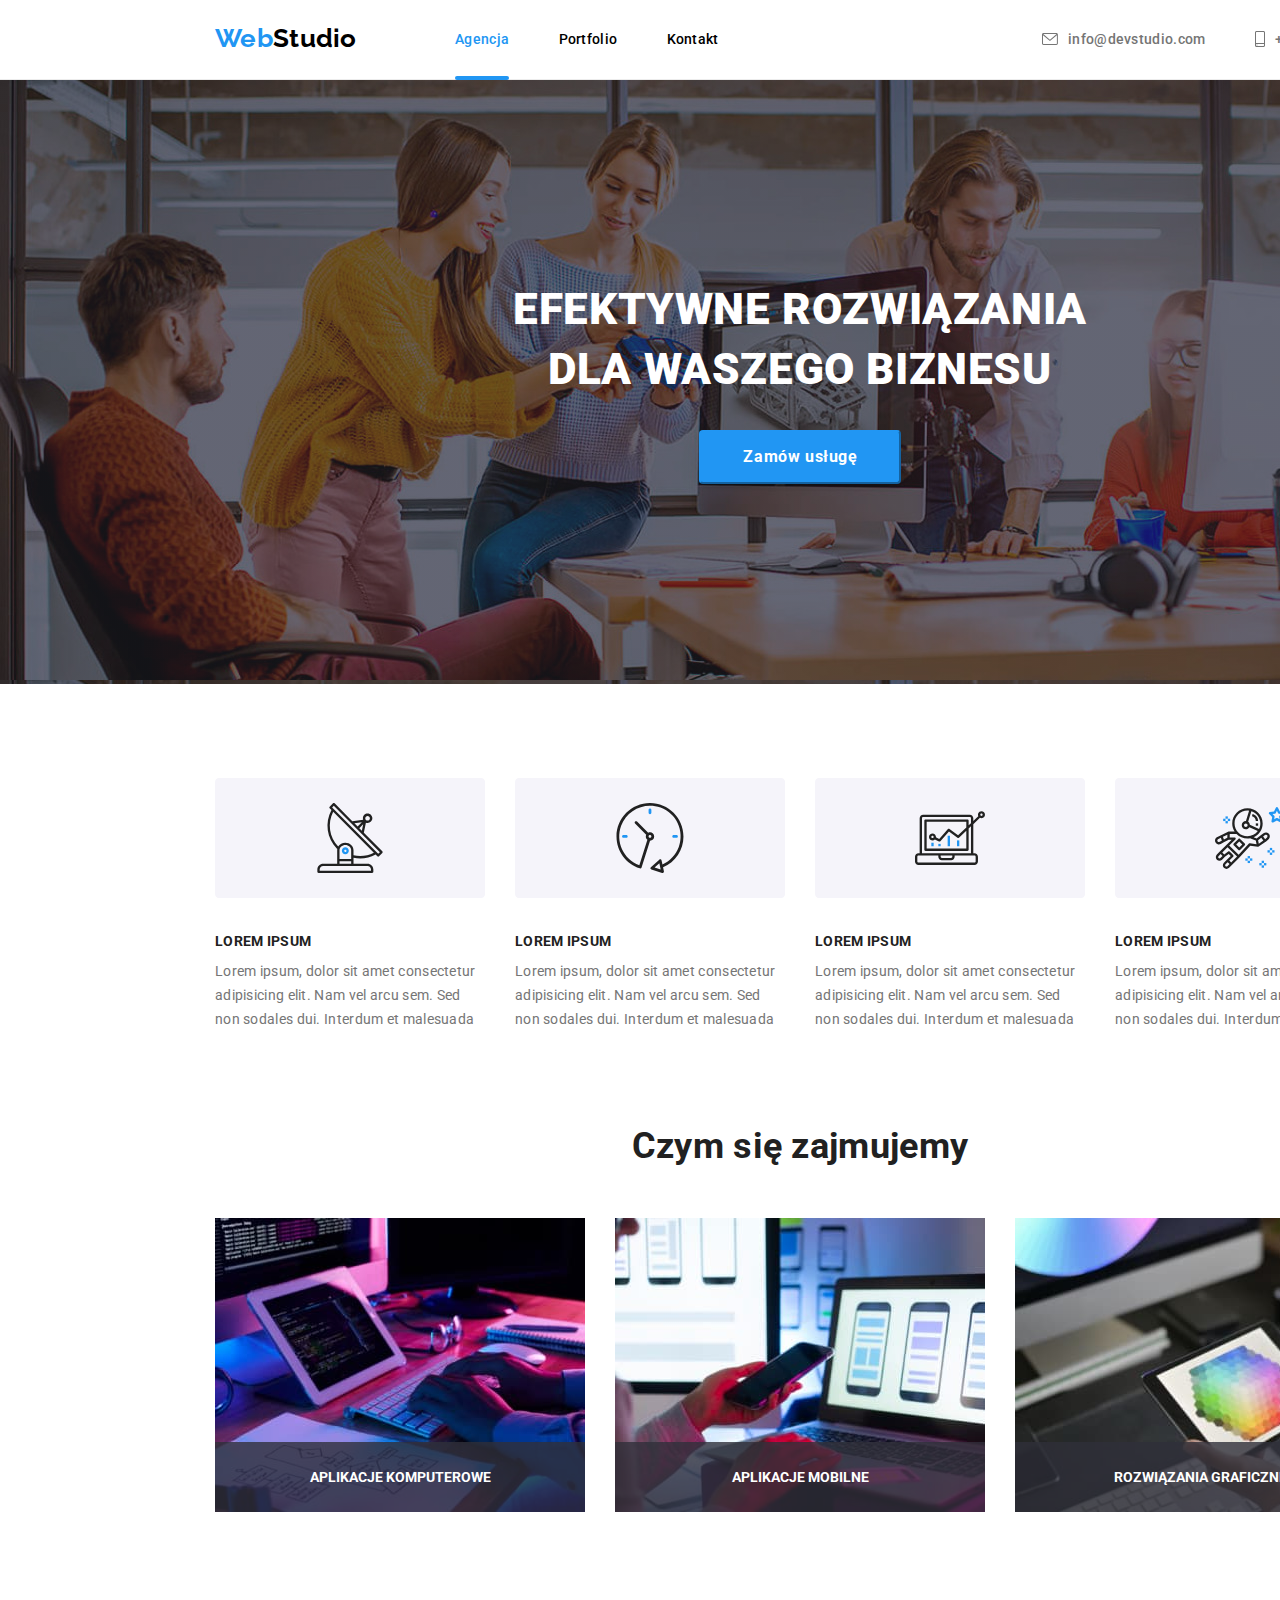
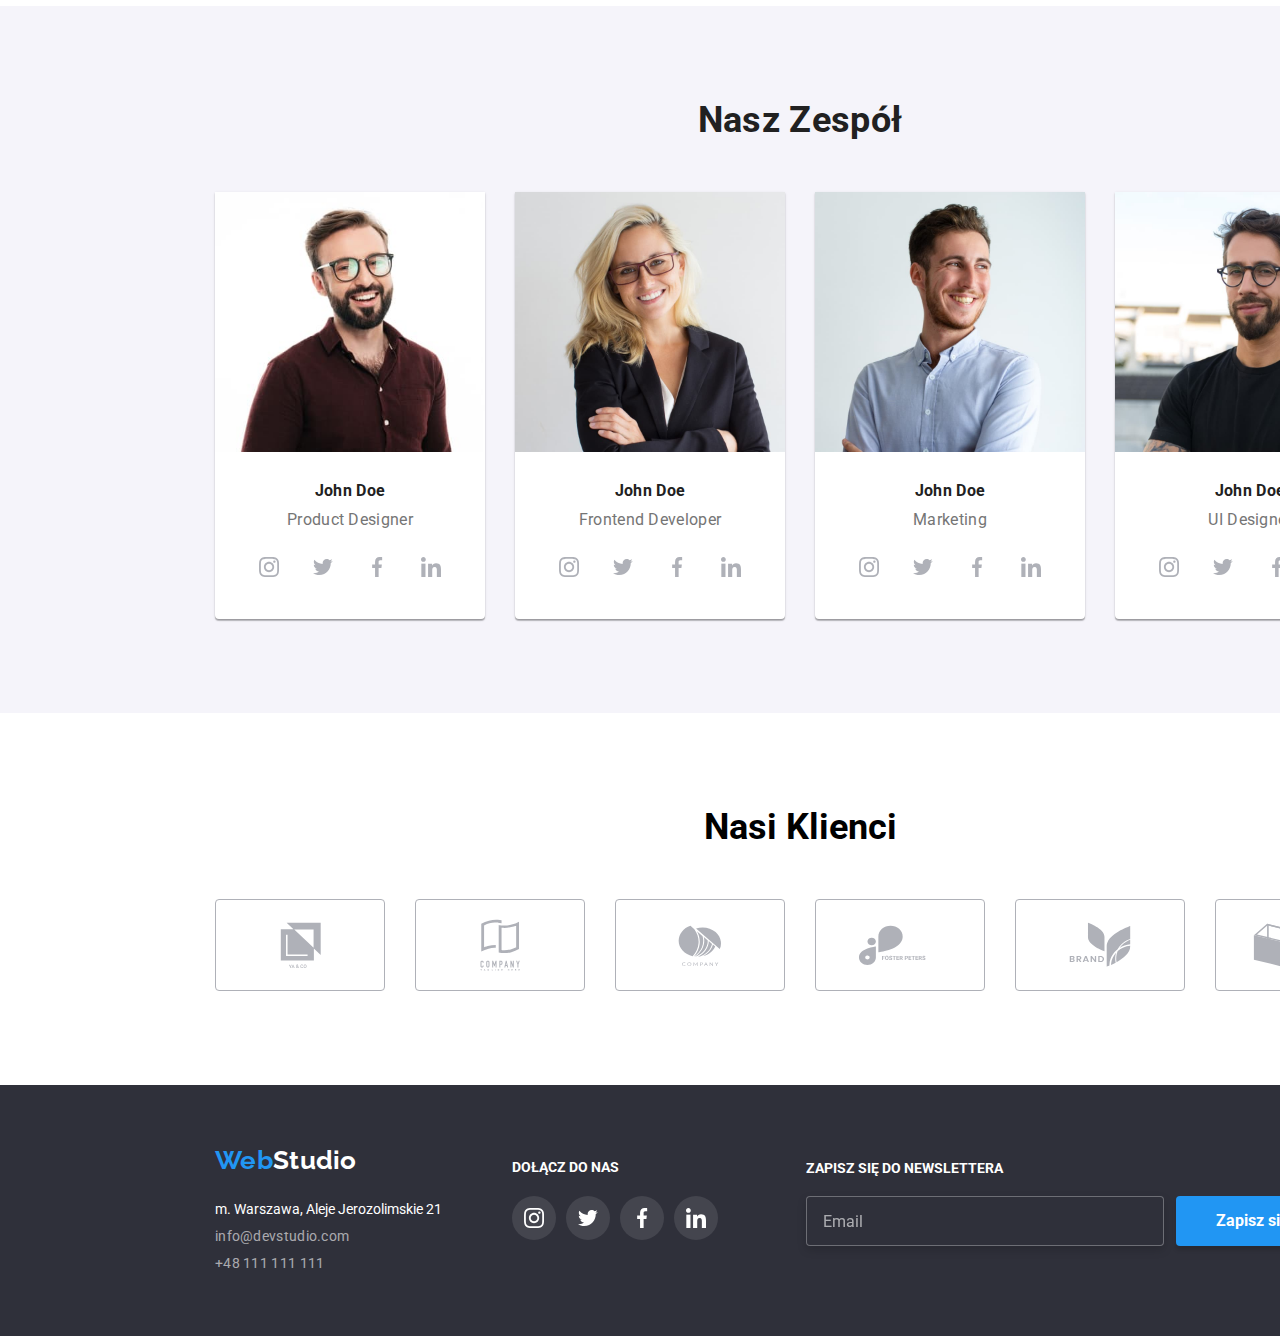
<file: index.html>
<!DOCTYPE html>
<html lang="pl">
  <head>
    <meta charset="UTF-8" />
    <meta http-equiv="X-UA-Compatible" content="IE=edge" />
    <meta name="viewport" content="width=device-width, initial-scale=1.0" />
    <title>goit-markup-hw-06</title>
    <link
      href="
    https://cdn.jsdelivr.net/npm/modern-normalize@1.1.0/modern-normalize.min.css
    "
      rel="stylesheet"
    />
    <link rel="stylesheet" href="./css/styles.css" />
    <link rel="preconnect" href="https://fonts.googleapis.com" />
    <link rel="preconnect" href="https://fonts.gstatic.com" crossorigin />
    <link
      href="https://fonts.googleapis.com/css2?family=Raleway:wght@700&family=Roboto:wght@400;500;700;900&display=swap"
      rel="stylesheet"
    />
  </head>
  <body>
    <header>
      <div class="container">
        <div class="header">
          <div class="header-logo">
            <a href="index.html" class="logo-up"
              ><span class="web">Web</span
              ><span class="studio-up">Studio</span></a
            >
          </div>

          <!-- Nawigacja do innych stron -->

          <div class="nav-links">
            <ul class="nav-list">
              <li><a href="index.html" class="agency active">Agencja</a></li>
              <li><a href="portfolio.html" class="portfolio">Portfolio</a></li>
              <li><a href="/kontakt" class="contact">Kontakt</a></li>
            </ul>
          </div>

          <!-- Mail i telefon-->
          <div class="contact-details">
            <a href="mailto:info@devstudio.com" class="contact-details_email">
              <svg class="email-icon">
                <use href="./images/icons.svg#icon-mail"></use>
              </svg>
              info@devstudio.com</a
            >

            <a href="tel:+48111111111" class="contact-details_tel">
              <svg class="tel-icon contact-details_tel">
                <use href="./images/icons.svg#icon-tel"></use>
              </svg>
              +48 111 111 111</a
            >
          </div>
        </div>
      </div>
    </header>

    <main>
      <!--Główny nagłówek + przycisk-->
      <div class="button-background">
        <h1 class="button-description">
          EFEKTYWNE ROZWIĄZANIA <br />
          DLA WASZEGO BIZNESU
        </h1>
        <button type="button" class="order-button" data-modal-open>
          Zamów usługę
        </button>
      </div>
      <!--Opisy-->
      <div class="ipsum_background">
        <div class="container">
          <section class="section">
            <div class="lorem-ipsum_icons">
              <ul class="ipsum_icons">
                <li class="icon">
                  <div class="icon-window">
                    <svg class="icon" width="270" height="120">
                      <use href="./images/icons.svg#icon-antenna"></use>
                    </svg>
                  </div>
                </li>
                <li class="icon">
                  <div class="icon-window">
                    <svg class="icon" width="270" height="120">
                      <use href="./images/icons.svg#icon-clock" class=""></use>
                    </svg>
                  </div>
                </li>
                <li class="icon">
                  <div class="icon-window">
                    <svg class="icon" width="270" height="120">
                      <use
                        href="./images/icons.svg#icon-computer"
                        class=""
                      ></use>
                    </svg>
                  </div>
                </li>
                <li class="icon">
                  <div class="icon-window">
                    <svg class="icon" width="270" height="120">
                      <use
                        href="./images/icons.svg#icon-astronaut"
                        class=""
                      ></use>
                    </svg>
                  </div>
                </li>
              </ul>
            </div>
            <div class="lorem-ipsum">
              <ul>
                <li>
                  <p class="ipsum-main">LOREM IPSUM</p>
                  <p class="ipsum-secondarry">
                    Lorem ipsum, dolor sit amet consectetur adipisicing elit.
                    Nam vel arcu sem. Sed non sodales dui. Interdum et malesuada
                  </p>
                </li>
                <li>
                  <p class="ipsum-main">LOREM IPSUM</p>
                  <p class="ipsum-secondarry">
                    Lorem ipsum, dolor sit amet consectetur adipisicing elit.
                    Nam vel arcu sem. Sed non sodales dui. Interdum et malesuada
                  </p>
                </li>
                <li>
                  <p class="ipsum-main">LOREM IPSUM</p>
                  <p class="ipsum-secondarry">
                    Lorem ipsum, dolor sit amet consectetur adipisicing elit.
                    Nam vel arcu sem. Sed non sodales dui. Interdum et malesuada
                  </p>
                </li>
                <li>
                  <p class="ipsum-main">LOREM IPSUM</p>
                  <p class="ipsum-secondarry">
                    Lorem ipsum, dolor sit amet consectetur adipisicing elit.
                    Nam vel arcu sem. Sed non sodales dui. Interdum et malesuada
                  </p>
                </li>
              </ul>
            </div>
          </section>
        </div>
      </div>
      <!--Photo-->
      <div class="container">
        <section class="section">
          <div class="photos">
            <h2>Czym się zajmujemy</h2>

            <ul class="photo">
              <li class="photo-one">
                <div class="photo-label">
                  <p>Aplikacje komputerowe</p>
                </div>
                <img
                  src="images/img01.jpg"
                  alt="Programowanie"
                  width="370"
                  height="294"
                />
              </li>
              <li class="photo-two">
                <div class="photo-label">
                  <p>Aplikacje mobilne</p>
                </div>
                <img
                  src="images/img02.jpg"
                  alt="Smartfony"
                  width="370"
                  height="294"
                />
              </li>
              <li class="photo-three">
                <div class="photo-label">
                  <p>Rozwiązania graficzne</p>
                </div>
                <img
                  src="images/img03.jpg"
                  alt="paleta kolorów na tablecie"
                  width="370"
                  height="294"
                />
              </li>
            </ul>
          </div>
        </section>
      </div>

      <!--Team-->
      <div class="team-background">
        <div class="container">
          <section class="section">
            <div class="our-team">
              <h2>Nasz Zespół</h2>
              <ul class="members">
                <li class="member">
                  <figure>
                    <img
                      src="images/portrait01.jpg"
                      alt="John Product Designer"
                      width="270"
                      height="260"
                    />
                    <figcaption>
                      <p class="john-doe">John Doe</p>
                      <p class="member-text">Product Designer</p>
                      <ul class="social-icons">
                        <li>
                          <a href="link" class="socialmedia-link"
                            ><svg class="media-icons" width="20" height="20">
                              <use
                                href="./images/icons.svg#icon-instagram"
                              ></use>
                            </svg>
                          </a>
                        </li>
                        <li>
                          <a href="link" class="socialmedia-link"
                            ><svg class="media-icons" width="20" height="20">
                              <use href="./images/icons.svg#icon-twitter"></use>
                            </svg>
                          </a>
                        </li>
                        <li>
                          <a href="link" class="socialmedia-link"
                            ><svg class="media-icons" width="20" height="20">
                              <use
                                href="./images/icons.svg#icon-facebook"
                              ></use>
                            </svg>
                          </a>
                        </li>
                        <li>
                          <a href="link" class="socialmedia-link"
                            ><svg class="media-icons" width="20" height="20">
                              <use
                                href="./images/icons.svg#icon-linkedin"
                              ></use>
                            </svg>
                          </a>
                        </li>
                      </ul>
                    </figcaption>
                  </figure>
                </li>

                <li class="member">
                  <figure>
                    <img
                      src="images/portrait02.jpg"
                      alt="John Product Designer"
                      width="270"
                      height="260"
                    />
                    <figcaption>
                      <p class="john-doe">John Doe</p>
                      <p class="member-text">Frontend Developer</p>
                      <ul class="social-icons">
                        <li>
                          <a href="link" class="socialmedia-link"
                            ><svg class="media-icons" width="20" height="20">
                              <use
                                href="./images/icons.svg#icon-instagram"
                              ></use>
                            </svg>
                          </a>
                        </li>
                        <li>
                          <a href="link" class="socialmedia-link"
                            ><svg class="media-icons" width="20" height="20">
                              <use href="./images/icons.svg#icon-twitter"></use>
                            </svg>
                          </a>
                        </li>
                        <li>
                          <a href="link" class="socialmedia-link"
                            ><svg class="media-icons" width="20" height="20">
                              <use
                                href="./images/icons.svg#icon-facebook"
                              ></use>
                            </svg>
                          </a>
                        </li>
                        <li>
                          <a href="link" class="socialmedia-link"
                            ><svg class="media-icons" width="20" height="20">
                              <use
                                href="./images/icons.svg#icon-linkedin"
                              ></use>
                            </svg>
                          </a>
                        </li>
                      </ul>
                    </figcaption>
                  </figure>
                </li>

                <li class="member">
                  <figure>
                    <img
                      src="images/portrait03.jpg"
                      alt="John Product Designer"
                      width="270"
                      height="260"
                    />
                    <figcaption>
                      <p class="john-doe">John Doe</p>
                      <p class="member-text">Marketing</p>
                      <ul class="social-icons">
                        <li>
                          <a href="link" class="socialmedia-link"
                            ><svg class="media-icons" width="20" height="20">
                              <use
                                href="./images/icons.svg#icon-instagram"
                              ></use>
                            </svg>
                          </a>
                        </li>
                        <li>
                          <a href="link" class="socialmedia-link"
                            ><svg class="media-icons" width="20" height="20">
                              <use href="./images/icons.svg#icon-twitter"></use>
                            </svg>
                          </a>
                        </li>
                        <li>
                          <a href="link" class="socialmedia-link"
                            ><svg class="media-icons" width="20" height="20">
                              <use
                                href="./images/icons.svg#icon-facebook"
                              ></use>
                            </svg>
                          </a>
                        </li>
                        <li>
                          <a href="link" class="socialmedia-link"
                            ><svg class="media-icons" width="20" height="20">
                              <use
                                href="./images/icons.svg#icon-linkedin"
                              ></use>
                            </svg>
                          </a>
                        </li>
                      </ul>
                    </figcaption>
                  </figure>
                </li>

                <li class="member">
                  <figure>
                    <img
                      src="images/portrait04.jpg"
                      alt="John Product Designer"
                      width="270"
                      height="260"
                    />
                    <figcaption>
                      <p class="john-doe">John Doe</p>
                      <p class="member-text">UI Designer</p>
                      <ul class="social-icons">
                        <li>
                          <a href="#" class="socialmedia-link"
                            ><svg class="media-icons" width="20" height="20">
                              <use
                                href="./images/icons.svg#icon-instagram"
                              ></use>
                            </svg>
                          </a>
                        </li>
                        <li>
                          <a href="#" class="socialmedia-link"
                            ><svg class="media-icons" width="20" height="20">
                              <use href="./images/icons.svg#icon-twitter"></use>
                            </svg>
                          </a>
                        </li>
                        <li>
                          <a href="#" class="socialmedia-link"
                            ><svg class="media-icons" width="20" height="20">
                              <use
                                href="./images/icons.svg#icon-facebook"
                              ></use>
                            </svg>
                          </a>
                        </li>
                        <li>
                          <a href="#" class="socialmedia-link"
                            ><svg class="media-icons" width="20" height="20">
                              <use
                                href="./images/icons.svg#icon-linkedin"
                              ></use>
                            </svg>
                          </a>
                        </li>
                      </ul>
                    </figcaption>
                  </figure>
                </li>
              </ul>
            </div>
          </section>
        </div>
      </div>

      <!-- Our Clients -->

      <div class="clients-background">
        <div class="container">
          <section class="section">
            <div class="our-clients">
              <p class="client-title">Nasi Klienci</p>
              <ul class="client-list">
                <li class="client-box">
                  <a href="#">
                    <svg class="client-logo" width="41px" height="46.7px">
                      <use href="./images/icons.svg#icon-klient1"></use>
                    </svg>
                  </a>
                </li>
                <li class="client-box">
                  <a href="#">
                    <svg class="client-logo" width="40px" height="52px">
                      <use href="./images/icons.svg#icon-klient2"></use>
                    </svg>
                  </a>
                </li>
                <li class="client-box">
                  <a href="#">
                    <svg class="client-logo" width="43.46px" height="41.18px">
                      <use href="./images/icons.svg#icon-klient3"></use>
                    </svg>
                  </a>
                </li>
                <li class="client-box">
                  <a href="#">
                    <svg class="client-logo" width="84.44px" height="40.62px">
                      <use href="./images/icons.svg#icon-klient4"></use>
                    </svg>
                  </a>
                </li>
                <li class="client-box">
                  <a href="#">
                    <svg class="client-logo" width="62.54px" height="45.43px">
                      <use href="./images/icons.svg#icon-klient5"></use>
                    </svg>
                  </a>
                </li>
                <li class="client-box">
                  <a href="#">
                    <svg class="client-logo" width="93.79px" height="43.93px">
                      <use href="./images/icons.svg#icon-klient6"></use>
                    </svg>
                  </a>
                </li>
              </ul>
            </div>
          </section>
        </div>
      </div>
    </main>

    <!--Footer-->

    <footer class="section_footer">
      <div class="container">
        <div>
          <section>
            <div class="lower-line">
              <div class="left_section">
                <h3>
                  <a href="index.html" class="logo-down"
                    ><span class="logo-down-first">Web</span
                    ><span class="logo-down-second">Studio</span></a
                  >
                </h3>

                <address class="adress-down-first">
                  m. Warszawa, Aleje Jerozolimskie 21
                </address>

                <div class="footer-conntact">
                  <a
                    class="footer-conntact_email"
                    href="mailto:info@devstudio.com"
                    >info@devstudio.com</a
                  >
                  <br />
                  <a class="footer-conntact_tel" href="tel:+48111111111"
                    >+48 111 111 111</a
                  >
                </div>
              </div>
              <div class="middle-column">
                <div class="footer-social-box">
                  <p class="footer-social-title">dołącz do nas</p>
                  <ul class="footer-socials list">
                    <li class="footer-social-link">
                      <a href="#" class="footer-socialmedia-link link">
                        <svg class="footer-icon" width="20" height="20">
                          <use href="./images/icons.svg#icon-instagram"></use>
                        </svg>
                      </a>
                    </li>
                    <li class="footer-social-link">
                      <a href="#" class="footer-socialmedia-link link"
                        ><svg class="footer-icon" width="20" height="20">
                          <use href="./images/icons.svg#icon-twitter"></use>
                        </svg>
                      </a>
                    </li>
                    <li class="footer-social-link link">
                      <a href="#" class="footer-socialmedia-link"
                        ><svg class="footer-icon" width="20" height="20">
                          <use href="./images/icons.svg#icon-facebook"></use>
                        </svg>
                      </a>
                    </li>
                    <li class="footer-social-link">
                      <a href="#" class="footer-socialmedia-link link"
                        ><svg class="footer-icon" width="20" height="20">
                          <use href="./images/icons.svg#icon-linkedin"></use>
                        </svg>
                      </a>
                    </li>
                  </ul>
                </div>
              </div>
              <div class="right-section">
                <p>zapisz się do newslettera</p>
              <form class="newsletter" name="signup_newsletter" autocomplete="off" novalidate>                               
              <input class="newsletter-style" type="email" name="email" placeholder="Email" />
               <button class="newsletter-button" type="submit">Zapisz się 
                <svg class="newsletter-icon" width="24" height="24">
                  <use href="./images/icons.svg#icon-send"></use>
                </svg>
               </button>
              </div>
            </div>
          </section>
        </div>
      </div>
    </footer>
    <!-- Footer - end -->

    <!-- Modal start -->

    <div class="backdrop is-hidden" data-modal>
      <div class="modal">
      <div class="modal-form">
        <button type="button" class="close-btn" data-modal-close>
          <svg class="icon-close">
            <use
              href="images/icons.svg#icon-close"
            ></use>
          </svg>
        </button>
          <!-- </div>
                <div class="modal-form"> -->
        <div class="modal-title">
            Zostaw swoje dane w formularzu poniżej
        </div>
        <!-- Formularz -->
        <form>
            <ul class="modal-form-list">
                <li class="modal-form-item">
                    <label for="username">Imię</label>
                    <input
                        class="input-box"
                        type="text"
                        name="username"
                        id="username"
                    />
                    <svg class="modal-icons">
                        <use
                            href="images/icons.svg#icon-profile"
                        ></use>
                    </svg>
                </li>
                <li class="modal-form-item">
                    <label for="phone-number"
                        >Telefon</label
                    >
                    <input
                        class="input-box"
                        type="tel"
                        name="phone-number"
                        id="phone-number"
                    />
                    <svg class="modal-icons">
                        <use
                            href="images/icons.svg#icon-phone"
                        ></use>
                    </svg>
                </li>
                <li class="modal-form-item">
                    <label for="email">E-mail</label>

                    <input
                        class="input-box"
                        name="email"
                        type="email"
                        id="email"
                    />
                    <svg class="modal-icons">
                        <use
                            href="images/icons.svg#icon-mail2"
                        ></use>
                    </svg>
                </li>
                <li class="modal-form-item">
                    <label for="feedback">Komentarz</label>
                    <textarea
                        class="input-box"
                        name="feedback"
                        id="feedback"
                        placeholder="Wpisz komentarz"
                    ></textarea>
                </li>
                <li class="modal-form-agreement">
                    <div class="modal-agreement">
                        <input
                            class="checkbox"
                            type="checkbox"
                            name="agreements"
                            value="agreement"
                            id="agreements"
                            required
                        />
                        <svg class="modal-agree-icon">
                            <use
                                href="images/icons.svg#icon-agree"
                            ></use>
                        </svg>
                    </div>
                    <label for="agreements">
                        <span class="modal-agree-text">
                            Oświadczam iż akceptuję &nbsp 
                            <a href="" class="modal-link">
                               Regulamin</a
                            > &nbsp i &nbsp
                            <a href="" class="modal-link">
                                Politykę Prywatności.</a
                            >
                        </span>
                    </label>
                </li>
                <li class="modal-button">
                    <button
                        type="submit"
                        class="modal-button-send"
                    >
                        Wyślij
                    </button>
                </li>
            </ul>
        </form>
      </div>   
   </div>
    </div>
    <script src="./js/modal.js"></script>

    




  </body>
</html>
</file>
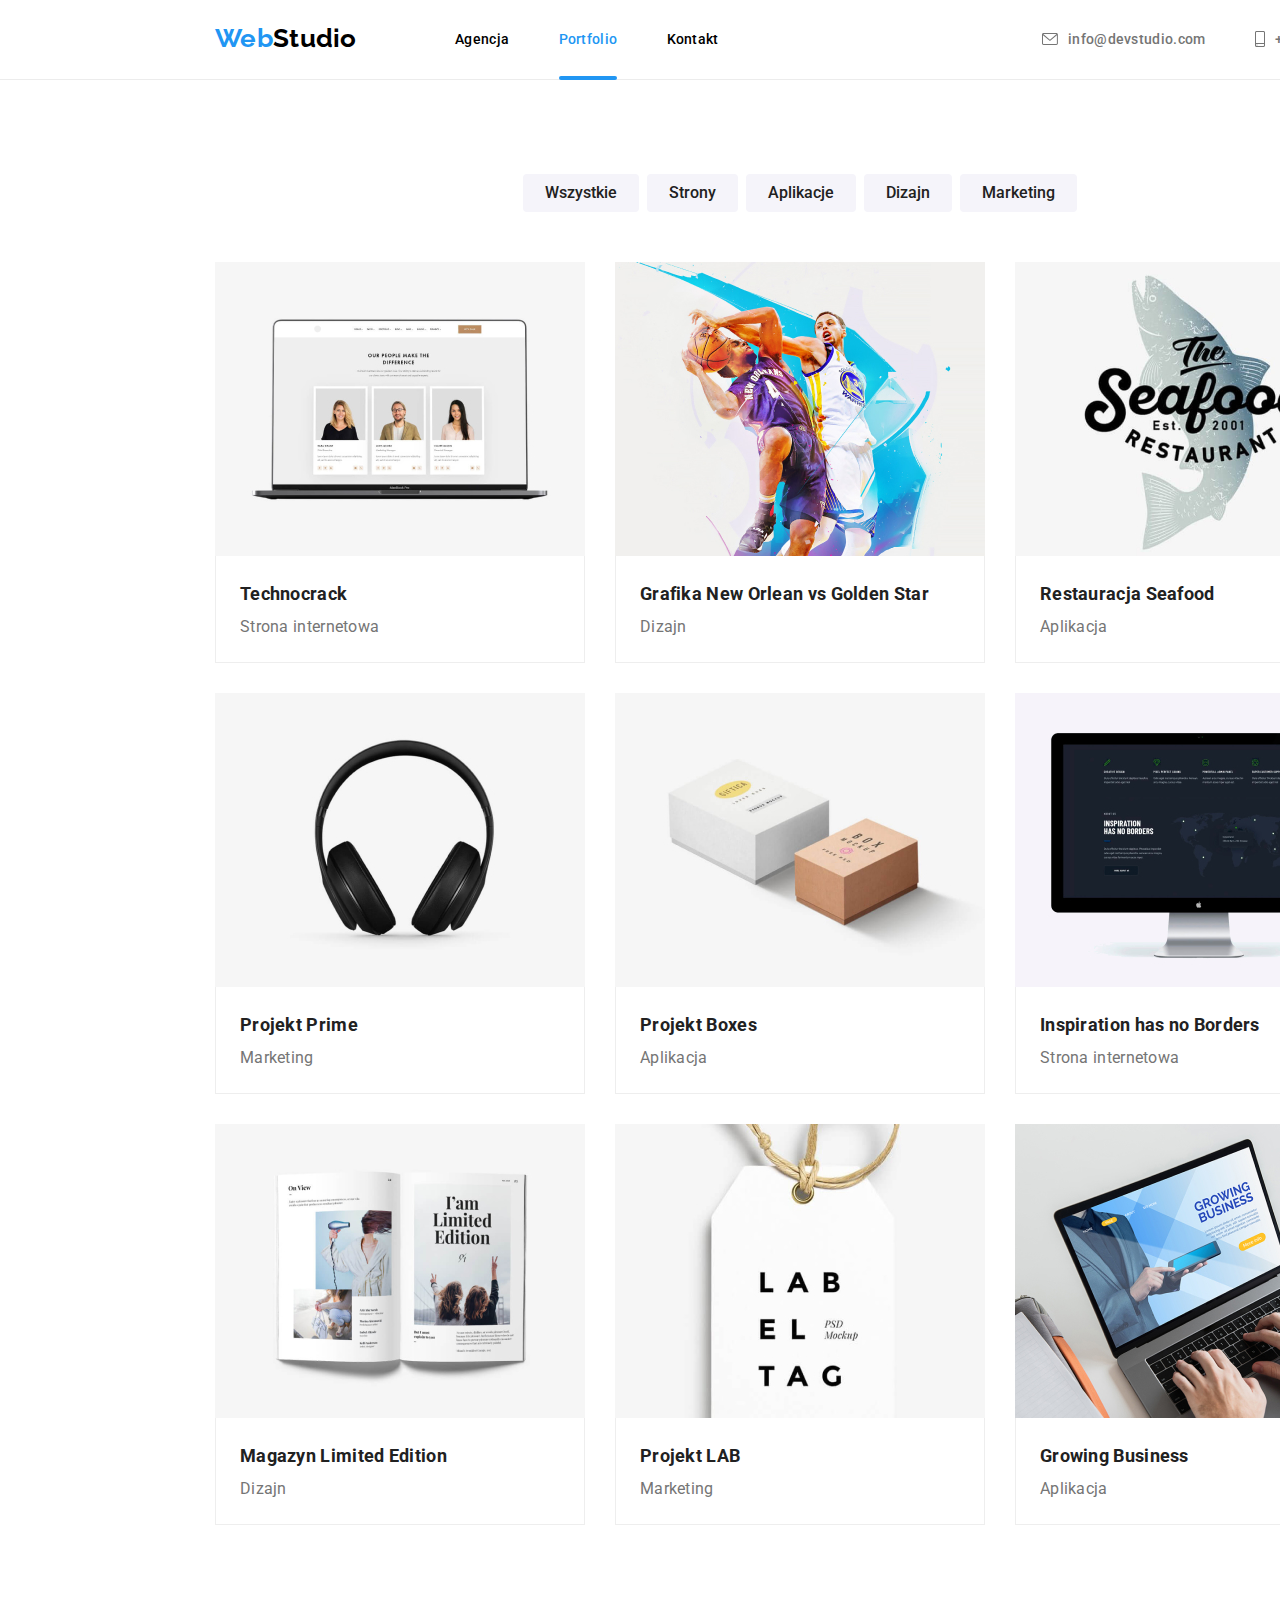
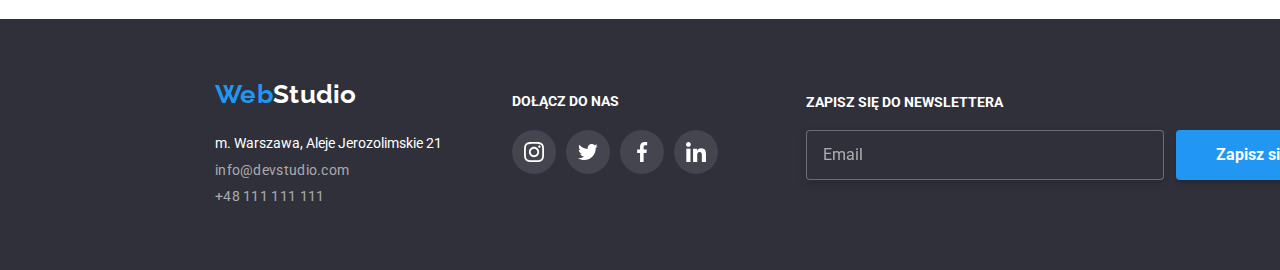
<file: portfolio.html>
<!DOCTYPE html>
<html lang="pl">
  <head>
    <meta charset="UTF-8" />
    <meta http-equiv="X-UA-Compatible" content="IE=edge" />
    <meta name="viewport" content="width=device-width, initial-scale=1.0" />
    <title>goit-markup-hw-06</title>
    <link
      href="
    https://cdn.jsdelivr.net/npm/modern-normalize@1.1.0/modern-normalize.min.css
    "
      rel="stylesheet"
    />
    <link rel="stylesheet" href="./css/styles.css" />
    <link rel="preconnect" href="https://fonts.googleapis.com" />
    <link rel="preconnect" href="https://fonts.gstatic.com" crossorigin />
    <link
      href="https://fonts.googleapis.com/css2?family=Raleway:wght@700&family=Roboto:wght@400;500;700;900&display=swap"
      rel="stylesheet"
    />
  </head>
  <body>
    <header>
      <div class="container">
        <div class="header">
          <div class="header-logo">
            <a href="index.html" class="logo-up"
              ><span class="web">Web</span
              ><span class="studio-up">Studio</span></a
            >
          </div>

          <!-- Nawigacja do innych stron -->

          <div class="nav-links">
            <ul class="nav-list">
              <li><a href="index.html" class="agency">Agencja</a></li>
              <li>
                <a href="portfolio.html" class="portfolio active">Portfolio</a>
              </li>
              <li><a href="/kontakt" class="contact">Kontakt</a></li>
            </ul>
          </div>

          <!-- Mail i telefon-->
          <div class="contact-details">
            <a href="mailto:info@devstudio.com" class="contact-details_email">
              <svg class="email-icon">
                <use href="./images/icons.svg#icon-mail"></use>
              </svg>
              info@devstudio.com</a
            >
            <a href="tel:+48111111111" class="contact-details_tel">
              <svg class="tel-icon">
                <use href="./images/icons.svg#icon-tel"></use>
              </svg>
              +48 111 111 111</a
            >
          </div>
        </div>
      </div>
    </header>

    <main>
      <div class="container">
        <div class="section">
          <!--Przyciski-->
          <div class="buttons">
            <ul class="selectors">
              <li>
                <button type="button" class="selector-one">Wszystkie</button>
              </li>
              <li>
                <button type="button" class="selector-one">Strony</button>
              </li>
              <li>
                <button type="button" class="selector-one">Aplikacje</button>
              </li>
              <li>
                <button type="button" class="selector-one">Dizajn</button>
              </li>
              <li>
                <button type="button" class="selector-one">Marketing</button>
              </li>
            </ul>
          </div>
          <!--Wybór produktów (nazwy plikow jpg zaczynają się od p-portfolio)-->
          <div class="products">
            <ul>
              <li>
                <div class="label-box">
                  <img
                    src="images/plogo-one.jpg"
                    alt="Technocrack"
                    width="370"
                    height="294"
                  />

                  <p class="overflow">
                    Technocrack jest popularną platformą wykorzystywaną do
                    rozpowszechniania koronawirusa. Firmy wykorzystują tę
                    platformę do celów szpiegowskich i ataków na
                    niezabezpieczone serwery konkurencji
                  </p>
                </div>
                <div class="prod-box">
                  <p class="prod-title">Technocrack</p>
                  <p class="prod-decription">Strona internetowa</p>
                </div>
              </li>
              <li>
                <div class="label-box">
                  <img
                    src="images/plogo-two.jpg"
                    alt="New Orlean vs Golden Star"
                    width="370"
                    height="294"
                  />
                  <p class="overflow">
                    Technocrack jest popularną platformą wykorzystywaną do
                    rozpowszechniania koronawirusa. Firmy wykorzystują tę
                    platformę do celów szpiegowskich i ataków na
                    niezabezpieczone serwery konkurencji
                  </p>
                </div>
                <div class="prod-box">
                  <p class="prod-title">Grafika New Orlean vs Golden Star</p>
                  <p class="prod-decription">Dizajn</p>
                </div>
              </li>
              <li>
                <div class="label-box">
                  <img
                    src="images/plogo-three.jpg"
                    alt="Seafood Restaurant"
                    width="370"
                    height="294"
                  />
                  <p class="overflow">
                    Technocrack jest popularną platformą wykorzystywaną do
                    rozpowszechniania koronawirusa. Firmy wykorzystują tę
                    platformę do celów szpiegowskich i ataków na
                    niezabezpieczone serwery konkurencji
                  </p>
                </div>
                <div class="prod-box">
                  <p class="prod-title">Restauracja Seafood</p>
                  <p class="prod-decription">Aplikacja</p>
                </div>
              </li>
              <li>
                <div class="label-box">
                  <img
                    src="images/plogo-four.jpg"
                    alt="Headphones"
                    width="370"
                    height="294"
                  />
                  <p class="overflow">
                    Technocrack jest popularną platformą wykorzystywaną do
                    rozpowszechniania koronawirusa. Firmy wykorzystują tę
                    platformę do celów szpiegowskich i ataków na
                    niezabezpieczone serwery konkurencji
                  </p>
                </div>
                <div class="prod-box">
                  <p class="prod-title">Projekt Prime</p>
                  <p class="prod-decription">Marketing</p>
                </div>
              </li>
              <li>
                <div class="label-box">
                  <img
                    src="images/plogo-five.jpg"
                    alt="Boxes"
                    width="370"
                    height="294"
                  />
                  <p class="overflow">
                    Technocrack jest popularną platformą wykorzystywaną do
                    rozpowszechniania koronawirusa. Firmy wykorzystują tę
                    platformę do celów szpiegowskich i ataków na
                    niezabezpieczone serwery konkurencji
                  </p>
                </div>
                <div class="prod-box">
                  <p class="prod-title">Projekt Boxes</p>
                  <p class="prod-decription">Aplikacja</p>
                </div>
              </li>
              <li>
                <div class="label-box">
                  <img
                    src="images/plogo-six.jpg"
                    alt="Monitor"
                    width="370"
                    height="294"
                  />
                  <p class="overflow">
                    Technocrack jest popularną platformą wykorzystywaną do
                    rozpowszechniania koronawirusa. Firmy wykorzystują tę
                    platformę do celów szpiegowskich i ataków na
                    niezabezpieczone serwery konkurencji
                  </p>
                </div>
                <div class="prod-box">
                  <p class="prod-title">Inspiration has no Borders</p>
                  <p class="prod-decription">Strona internetowa</p>
                </div>
              </li>
              <li>
                <div class="label-box">
                  <img
                    src="images/plogo-seven.jpg"
                    alt="Magazine"
                    width="370"
                    height="294"
                  />
                  <p class="overflow">
                    Technocrack jest popularną platformą wykorzystywaną do
                    rozpowszechniania koronawirusa. Firmy wykorzystują tę
                    platformę do celów szpiegowskich i ataków na
                    niezabezpieczone serwery konkurencji
                  </p>
                </div>
                <div class="prod-box">
                  <p class="prod-title">Magazyn Limited Edition</p>
                  <p class="prod-decription">Dizajn</p>
                </div>
              </li>
              <li>
                <div class="label-box">
                  <img
                    src="images/plogo-eight.jpg"
                    alt="Tag"
                    width="370"
                    height="294"
                  />
                  <p class="overflow">
                    Technocrack jest popularną platformą wykorzystywaną do
                    rozpowszechniania koronawirusa. Firmy wykorzystują tę
                    platformę do celów szpiegowskich i ataków na
                    niezabezpieczone serwery konkurencji
                  </p>
                </div>
                <div class="prod-box">
                  <p class="prod-title">Projekt LAB</p>
                  <p class="prod-decription">Marketing</p>
                </div>
              </li>
              <li>
                <div class="label-box">
                  <img
                    src="images/plogo-nine.jpg"
                    alt="Laptop"
                    width="370"
                    height="294"
                  />
                  <p class="overflow">
                    Technocrack jest popularną platformą wykorzystywaną do
                    rozpowszechniania koronawirusa. Firmy wykorzystują tę
                    platformę do celów szpiegowskich i ataków na
                    niezabezpieczone serwery konkurencji
                  </p>
                </div>
                <div class="prod-box">
                  <p class="prod-title">Growing Business</p>
                  <p class="prod-decription">Aplikacja</p>
                </div>
              </li>
            </ul>
          </div>
        </div>
      </div>
    </main>

    <!--Footer-->

    <footer class="section_footer">
      <div class="container">
        <div>
          <section>
            <div class="lower-line">
              <div class="left_section">
                <h3>
                  <a href="index.html" class="logo-down"
                    ><span class="logo-down-first">Web</span
                    ><span class="logo-down-second">Studio</span></a
                  >
                </h3>

                <address class="adress-down-first">
                  m. Warszawa, Aleje Jerozolimskie 21
                </address>

                <div class="footer-conntact">
                  <a
                    class="footer-conntact_email"
                    href="mailto:info@devstudio.com"
                    >info@devstudio.com</a
                  >
                  <br />
                  <a class="footer-conntact_tel" href="tel:+48111111111"
                    >+48 111 111 111</a
                  >
                </div>
              </div>
              <div class="middle-column">
                <div class="footer-social-box">
                  <p class="footer-social-title">dołącz do nas</p>
                  <ul class="footer-socials">
                    <li class="footer-social-link">
                      <a href="link" class="footer-socialmedia-link">
                        <svg class="footer-icon" width="20" height="20">
                          <use href="./images/icons.svg#icon-instagram"></use>
                        </svg>
                      </a>
                    </li>
                    <li class="footer-social-link">
                      <a href="link" class="footer-socialmedia-link"
                        ><svg class="footer-icon" width="20" height="20">
                          <use href="./images/icons.svg#icon-twitter"></use>
                        </svg>
                      </a>
                    </li>
                    <li class="footer-social-link link">
                      <a href="link" class="footer-socialmedia-link"
                        ><svg class="footer-icon" width="20" height="20">
                          <use href="./images/icons.svg#icon-facebook"></use>
                        </svg>
                      </a>
                    </li>
                    <li class="footer-social-link">
                      <a href="link" class="footer-socialmedia-link"
                        ><svg class="footer-icon" width="20" height="20">
                          <use href="./images/icons.svg#icon-linkedin"></use>
                        </svg>
                      </a>
                    </li>
                  </ul>
                </div>
              </div>
              <div class="right-section">
                <p>zapisz się do newslettera</p>
              <form class="newsletter" name="signup_newsletter" autocomplete="off" novalidate>                               
              <input class="newsletter-style" type="email" name="email" placeholder="Email" />
               <button class="newsletter-button" type="submit">Zapisz się 
                <svg class="newsletter-icon" width="24" height="24">
                  <use href="./images/icons.svg#icon-send"></use>
                </svg>
               </button>
              </div>
            </div>
          </section>
        </div>
      </div>
    </footer>
  </body>
</html>
</file>
<file: css/styles.css>
:root {
  --first-text-color: #212121;
  --second-text-color: #757575;
  --third-text-color: #ffffff;
  --fourth-text-color: #2196f3;
  --fifth-text-color: #000;
  --first-background-color: #fff;
  --second-background-color: #2f303a;
  --button-color: #2196f3;
  --selectors-background-colour: #f5f4fa;
  --background-colour: #f5f4fa;
}

body {
  font-family: "Roboto", "Raleway", sans-serif;
  color: var(--second-text-color);
  width: 1600px;
  margin-left: auto;
  margin-right: auto;
}

* {
  margin: 0;
  padding: 0;
}

img {
  display: block;
}

.container {
  width: 1200px;
  margin: 0 auto;
  padding-left: 15px;
  padding-right: 15px;
}

.section {
  padding-top: 94px;
  padding-bottom: 94px;
}

/* Header - start */
header {
  border-bottom: 1px solid #ececec;
}
.header {
  background-color: var(--first-background-color);
  display: flex;
  justify-content: space-between;
  padding-top: 24px;
  padding-bottom: 25px;
}

/* Web Studio */

.header-logo {
  display: inline;
  text-align: left;
}

.logo-up {
  font-family: Raleway;
  font-weight: 700;
  font-size: 26px;
  letter-spacing: 0.3px;
  text-decoration: none;
}

.web {
  color: var(--fourth-text-color);
}

.studio-up {
  color: var(--fifth-text-color);
}

/* Navigation Links */

.nav-links {
  display: flex;
  align-items: center;
}

.nav-links ul {
  font-weight: 500;
  font-size: 14px;
  line-height: 1.17;
  letter-spacing: 0.3px;
  word-spacing: 46px;
  display: inline;
  padding-left: 93px;
}

.nav-list li {
  display: inline;
  text-decoration: none;
}

.nav-list a {
  text-decoration: none;
  position: relative;
}

.nav-list a:hover {
  color: var(--fourth-text-color);
  transition-property: color, transform;
  transition-duration: 250ms;
  transition-timing-function: cubic-bezier(0.4, 0, 0.2, 1);
}

.nav-list a:focus {
  color: var(--fourth-text-color);
  background-color: none;
  transition-property: color, transform;
  transition-duration: 250ms;
  transition-timing-function: cubic-bezier(0.4, 0, 0.2, 1);
}

.agency {
  color: #000;
}

.portfolio {
  color: #000;
}

.contact {
  color: #000;
}

.active {
  color: #2196f3;
}

.active::after {
  content: "";
  position: absolute;
  top: 45px;
  left: 0;
  width: 100%;
  height: 4px;
  border-radius: 2px;
  background: var(--button-color);
  text-decoration: var(--fourth-text-color);
}

/* Contact details */

.contact-details {
  font-weight: 500;
  font-size: 14px;
  letter-spacing: 0.3px;
  text-align: right;
  display: flex;
  align-items: center;
  padding-left: 318px;
}

.contact-details a {
  display: flex;
  align-items: center;
}

.contact-details_email {
  color: var(--second-text-color);
  text-decoration: none;
  margin-right: 50px;
  fill: var(--second-text-color);
}

.email-icon {
  width: 26px;
  height: 12px;
  padding-right: 10px;
  fill: var(--second-text-color);
}

.contact-details_email:hover {
  color: var(--fourth-text-color);
  transition-duration: 250ms;
  transition-timing-function: cubic-bezier(0.4, 0, 0.2, 1);
}

.contact-details_email:focus {
  color: var(--fourth-text-color);
  transition-duration: 250ms;
  transition-timing-function: cubic-bezier(0.4, 0, 0.2, 1);
}

.contact-details_email:hover svg {
  fill: var(--fourth-text-color);
  transition-duration: 250ms;
  transition-timing-function: cubic-bezier(0.4, 0, 0.2, 1);
}
.contact-details_email:focus svg {
  fill: var(--fourth-text-color);
  transition-duration: 250ms;
  transition-timing-function: cubic-bezier(0.4, 0, 0.2, 1);
}

.contact-details_tel {
  color: var(--second-text-color);
  text-decoration: none;
}

.tel-icon {
  width: 20px;
  height: 16px;
  padding-right: 10px;
  fill: var(--second-text-color);
}

.contact-details_tel:hover {
  color: var(--fourth-text-color);
  transition-property: color, transform;
  transition-duration: 250ms;
  transition-timing-function: cubic-bezier(0.4, 0, 0.2, 1);
}

.contact-details_tel:focus {
  color: var(--fourth-text-color);
  transition-property: color, transform;
  transition-duration: 250ms;
  transition-timing-function: cubic-bezier(0.4, 0, 0.2, 1);
}

.contact-details_tel:hover svg {
  fill: var(--fourth-text-color);
  transition-property: color, transform;
  transition-duration: 250ms;
  transition-timing-function: cubic-bezier(0.4, 0, 0.2, 1);
}

.contact-details_tel:focus svg {
  fill: var(--fourth-text-color);
  transition-property: color, transform;
  transition-duration: 250ms;
  transition-timing-function: cubic-bezier(0.4, 0, 0.2, 1);
}

/* Header-end */

/* Main - start */

/* Button */

.button-background {
  background-image: linear-gradient(
      to right,
      rgba(47, 48, 58, 40%) 100%,
      rgba(47, 48, 58, 40%) 100%
    ),
    url(../images/Background.jpg);
  background-color: var(--second-background-color);
  text-align: center;
  padding: 200px 0;
}

.button-description {
  font-weight: 900;
  font-size: 44px;
  line-height: 1.36;
  letter-spacing: 0.6px;
  text-transform: uppercase;
  color: var(--third-text-color);
  text-align: center;
  margin: 0;
  padding-bottom: 30px;
}

.order-button {
  font-weight: 700;
  font-size: 16px;
  line-height: 1.875;
  letter-spacing: 0.6px;
  background-color: var(--button-color);
  border-color: var(--button-color);
  border-radius: 4px;
  box-shadow: 0px 4px 4px rgba(0, 0, 0, 0.15);
  color: var(--third-text-color);
  cursor: pointer;
  padding: 10px 41px 10px 42px;
}

/* Icons Lorem Ipsum */

.ipsum_icons {
  display: flex;
  list-style: none;
  padding-bottom: 30px;
  justify-content: space-between;
  gap: 30px;
}

.icon {
  align-items: center;
}

/* Description Lorem Ipsum */

.ipsum_background .section {
  padding-bottom: 0px;
}

.lorem-ipsum {
  background-color: var(--first-background-color);
}

.lorem-ipsum ul {
  display: flex;
  justify-content: space-evenly;
  gap: 30px;
  margin: 0;
}

.lorem-ipsum li {
  list-style: none;
}

.ipsum-main {
  font-weight: 700;
  font-size: 14px;
  line-height: 1.14;
  letter-spacing: 0.3px;
  color: var(--first-text-color);
  display: inline;
  list-style: none;
  text-align: center;
}

.ipsum-secondarry {
  font-size: 14px;
  line-height: 1.71;
  letter-spacing: 0.3px;
  text-decoration: none;
  text-align: left;
  padding-top: 10px;
}

/* Photo */

.photos {
  background-color: var(--first-background-color);
  display: inline;
  color: var(--first-text-color);
}
.photos h2 {
  text-align: center;
  font-weight: 700;
  font-size: 36px;
  line-height: 1.16;
  letter-spacing: 0.3px;
  color: var(--first-text-color);
  padding-bottom: 50px;
}
.photo {
  display: flex;
  align-items: center;
  justify-content: space-between;
  flex-direction: row;
}
.photos ul {
  list-style: none;
  gap: 30px;
}

.photo-label {
  width: 370px;
  height: 70px;
  position: absolute;
  background: #2f303acc;
  margin-top: 224px;
}

.photo-label > p {
  font-family: "Roboto";
  font-weight: 700;
  font-size: 14px;
  line-height: 16px;
  text-align: center;
  text-transform: uppercase;
  color: var(--third-text-color);
  padding-top: 27px;
}

/* Team */

.team-background {
  background-color: var(--background-colour);
}

.our-team {
  display: inline;
}

.our-team h2 {
  color: var(--first-text-color);
  font-weight: 700;
  font-size: 36px;
  line-height: 1.16;
  letter-spacing: 0.3px;
  text-align: center;
  padding-bottom: 50px;
}

.members {
  display: flex;
  flex-direction: row;
  justify-content: space-between;
}

.members li {
  list-style: none;
  font-size: 16px;
  text-align: center;
  background-color: var(--first-background-color);
}
.member {
  width: 270px;
  align-items: center;
  box-shadow: 0px 1px 3px rgba(0, 0, 0, 0.12), 0px 1px 1px rgba(0, 0, 0, 0.14),
    0px 2px 1px rgba(0, 0, 0, 0.2);
  border-radius: 0px 0px 4px 4px;
}
.member figure {
  margin: 0;
}

.member figcaption {
  padding-top: 30px;
  padding-bottom: 30px;
}

.john-doe {
  font-size: 16px;
  font-weight: 700;
  line-height: 1.18;
  letter-spacing: 0.3px;
  text-align: center;
  color: var(--first-text-color);
}
.member-text {
  font-size: 16px;
  line-height: 1.18;
  letter-spacing: 0.3px;
  text-align: center;
  padding-top: 10px;
}
.social-icons {
  list-style: none;
  display: flex;
  margin-left: 32px;

  gap: 10px;
  fill: #afb1b8;
  padding-top: 16px;
}
.socialmedia-link {
  width: 44px;
  height: 44px;
  border-radius: 50%;
  padding: 12px;
  display: block;
  align-items: center;
  background: var(--socialmedia);
}

.socialmedia-link:hover {
  background-color: #2196f3;
  fill: #ffffff;
  transition-property: background-color, transform;
  transition-duration: 250ms;
  transition-timing-function: cubic-bezier(0.4, 0, 0.2, 1);
}
.socialmedia-link:focus {
  background-color: #2196f3;
  fill: #ffffff;
  transition-property: background-color, transform;
  transition-duration: 250ms;
  transition-timing-function: cubic-bezier(0.4, 0, 0.2, 1);
  outline: none;
}

/* Clients */

.client-title {
  font-family: Roboto;
  font-size: 36px;
  font-weight: 700;
  line-height: 1.16;
  text-align: center;
  color: var(--fifth-text-color);
  padding-bottom: 50px;
}
.client-list {
  display: flex;
  justify-content: space-between;
  gap: 30px;
}

.client-box {
  list-style-type: none;
}

.client-box a {
  display: flex;
  justify-content: center;
  align-items: center;
  border: solid #afb1b8 1px;
  border-radius: 4px;
  width: 170px;
  height: 92px;
}

.client-window {
  display: flex;
  justify-content: center;
  align-self: center;
  fill: #afb1b8;
}

.client-logo {
  display: flex;
  justify-content: center;
  align-self: center;
  fill: #afb1b8;
}

.client-box a:hover {
  border: solid #2196f3 1px;
  border-radius: 4px;
  width: 170px;
  height: 92px;
  cursor: pointer;
  transition-property: border, transform;
  transition-duration: 250ms;
  transition-timing-function: cubic-bezier(0.4, 0, 0.2, 1);
}

.client-box a:hover svg {
  fill: #2196f3;
  transition-property: fill, transform;
  transition-duration: 250ms;
  transition-timing-function: cubic-bezier(0.4, 0, 0.2, 1);
}

.client-box a:focus {
  border: solid #2196f3 1px;
  border-radius: 4px;
  width: 170px;
  height: 92px;
  cursor: pointer;
  transition-property: border, transform;
  transition-duration: 250ms;
  transition-timing-function: cubic-bezier(0.4, 0, 0.2, 1);
  outline: none;
}

.client-box a:focus svg {
  fill: #2196f3;
  transition-property: fill, transform;
  transition-duration: 250ms;
  transition-timing-function: cubic-bezier(0.4, 0, 0.2, 1);
  outline: none;
}

/* Main - End */

/* Footer - Strat */
.section_footer {
  background-color: var(--second-background-color);
}

.lower-line {
  padding-top: 60px;
  padding-bottom: 60px;
  display: flex;
}

.left_section h3 {
  margin: 0;
}

.logo-down {
  font-family: Raleway;
  font-weight: 700;
  font-size: 26px;
  line-height: 1.19;
  letter-spacing: 0.3px;
  text-decoration: none;
}

.logo-down-first {
  color: var(--fourth-text-color);
}

.logo-down-second {
  color: var(--third-text-color);
}

.adress-down-first {
  font-size: 14px;
  font-style: normal;
  line-height: 1.91;
  color: var(--third-text-color);
  padding-top: 20px;
}

.footer-conntact a {
  font-size: 14px;
  line-height: 1.91;
  letter-spacing: 0.3px;
  text-decoration: none;
  color: rgba(255, 255, 255, 0.6);
}

.footer-conntact_email {
  padding-top: 9px;
}
.footer-conntact_tel {
  padding-top: 9px;
}

.midlle-column {
  justify-content: center;
  align-items: center;
}

.footer-social-box {
  padding-top: 15px;
  padding-left: 70px;
}

.footer-social-box ul {
  list-style: none;
}

.footer-social-title {
  font-family: "Roboto";
  font-weight: 700;
  font-size: 14px;
  line-height: 1.14;
  color: var(--third-text-color);
  text-transform: uppercase;
  text-align: left;
  padding-bottom: 20px;
}

.footer-socials {
  display: flex;
  align-items: center;
  justify-content: center;
}

.footer-socialmedia-link {
  fill: #ffffff;
  display: flex;
  width: 44px;
  height: 44px;
  border-radius: 50%;
  background-color: rgba(255, 255, 255, 0.1);
  align-items: center;
  justify-content: center;
  margin-right: 10px;
}

.footer-socialmedia-link:hover {
  background-color: #2196f3;
  transition-property: background-color, transform;
  transition-duration: 250ms;
  transition-timing-function: cubic-bezier(0.4, 0, 0.2, 1);
}

.footer-socialmedia-link:focus {
  background-color: #2196f3;
  transition-property: background-color, transform;
  transition-duration: 250ms;
  transition-timing-function: cubic-bezier(0.4, 0, 0.2, 1);
  outline: none;
}

.right-section {
  justify-content: center;
  align-items: center;
  text-align: c;
  width: 570px;
  height: 86px;
  margin-left: 78px;
}
.right-section > p {
  font-family: "Roboto";
  font-style: normal;
  font-weight: 700;
  font-size: 14px;
  line-height: 16px;
  text-transform: uppercase;
  color: var(--third-text-color);
  padding-bottom: 20px;
  padding-top: 15px;
}

.newsletter {
  display: flex;
  justify-content: center;
  align-items: center;
}

.newsletter-style {
  width: 358px;
  height: 50px;
  background-color: var(--second-background-color);
  border: 1px solid rgba(255, 255, 255, 0.3);
  filter: drop-shadow(0px 4px 4px rgba(0, 0, 0, 0.15));
  border-radius: 4px;
  margin-right: 12px;
  padding-left: 16px;
}

.newsletter-style:hover {
  outline: 1px solid #2196f3;
}
.newsletter-style:focus {
  outline: 1px solid #2196f3;
}

.newsletter-style::placeholder {
  font-family: "Roboto";
  font-style: normal;
  font-weight: 400;
  font-size: 16px;
  display: flex;
  align-items: center;
  color: rgba(255, 255, 255, 0.6);
}
.newsletter-button {
  width: 200px;
  height: 50px;
  background: #2196f3;
  box-shadow: 0px 4px 4px rgba(0, 0, 0, 0.15);
  border: none;
  border-radius: 4px;
  font-family: "Roboto";
  font-style: normal;
  font-weight: 700;
  font-size: 16px;
  color: var(--third-text-color);
  display: flex;
  align-items: center;
  text-align: center;
  justify-content: center;
  cursor: pointer;
}
.newsletter-icon {
  margin-left: 24px;
}
/* Footer - End */

/* Modal Start */

.backdrop {
  position: fixed;
  left: 0;
  top: 0;
  width: 100%;
  height: 100%;
  background-color: rgba(0, 0, 0, 0.2);
}

.modal {
  position: absolute;
  top: 50%;
  left: 50%;
  transform: translate(-50%, -50%);
  width: 528px;
  min-height: 581px;
  background-color: var(--first-background-color);
  box-shadow: 0px 1px 3px rgba(0, 0, 0, 0.12), 0px 1px 1px rgba(0, 0, 0, 0.14),
    0px 2px 1px rgba(0, 0, 0, 0.2);
  border-radius: 4px;
}

.close-btn {
  position: absolute;
  align-items: center;
  top: 8px;
  right: 8px;
  width: 30px;
  height: 30px;
  padding-top: 5px;
  background-color: var(--first-background-color);
  border: 1px solid rgba(0, 0, 0, 0.1);
  border-radius: 50%;
  cursor: pointer;
}

.icon-close {
  width: 18px;
  height: 18px;
}

.close-btn:hover {
  background: var(--button-color);
  color: var(--third-text-color);
  fill: var(--selectors-background-colour);
  box-shadow: 0px 1px 3px rgba(0, 0, 0, 0.12), 0px 1px 1px rgba(0, 0, 0, 0.14),
    0px 2px 1px rgba(0, 0, 0, 0.2);
  transition: color 250ms, background 250ms;
  transition-timing-function: cubic-bezier(0.4, 0, 0.2, 1);
}

.close-btn:focus {
  background: var(--button-color);
  color: var(--third-text-color);
  fill: var(--selectors-background-colour);
  box-shadow: 0px 1px 3px rgba(0, 0, 0, 0.12), 0px 1px 1px rgba(0, 0, 0, 0.14),
    0px 2px 1px rgba(0, 0, 0, 0.2);
  transition: color 250ms, background 250ms;
  transition-timing-function: cubic-bezier(0.4, 0, 0.2, 1);
}

.modal-form-item input,
.modal-form-item label,
.modal-form-item textarea {
  margin: 0;
  padding: 0;
  box-sizing: border-box;
  display: block;
}
.modal-form .modal-title {
  margin-top: 40px;
  text-align: center;
  font-weight: 700;
  font-size: 20px;
  line-height: 1.15;
  color: var(--first-text-color);
}
.modal-form-list {
  margin-top: 12px;
  margin: 12px 40px 12px;
  list-style: none;
}
.modal-form-item label {
  font-size: 12px;
  line-height: 1.16;
  color: var(--second-text-color);
}
.modal-form-item input {
  width: 448px;
  height: 40px;
  border: 1px solid rgba(33, 33, 33, 0.2);
  border-radius: 4px;
  margin-top: 4px;
  padding-left: 40px;
}
.modal-form-item textarea {
  font-size: 12px;
  line-height: 1.16;
  height: 120px;
  width: 448px;
  resize: none;
  border: 1px solid rgba(33, 33, 33, 0.2);
  border-radius: 4px;
  margin-top: 4px;
  padding: 12px 16px;
}
.modal-form-item textarea::placeholder {
  color: rgba(33, 33, 33, 0.5);
}

.modal-form-item {
  margin-bottom: 10px;
  position: relative;
}

.modal-icons {
  width: 18px;
  height: 18px;
  bottom: 9px;
  left: 12px;
  fill: #212121;
  position: absolute;
}

.input-box:focus-within {
  outline: 1px solid #2196f3;
}

.modal-form-item:focus-within svg {
  fill: #2196f3;
}

.modal-agreement {
  width: 16px;
  height: 15px;
  position: relative;
  border: 2px solid var(--first-text-color);
  border-radius: 3px;
  margin-right: 8px;
}
.modal-agreement:hover,
.modal-agreement:focus-within {
  border-color: #2196f3;
}
.checkbox {
  position: absolute;
  z-index: 200;
  width: 16px;
  height: 15px;
  appearance: none;
}

.checkbox:focus {
  outline: none;
}

.modal-agree-icon {
  position: relative;
  z-index: 100;
  width: 17px;
  height: 16px;
  border-radius: 3px;
  transform: translate(-13%, 150%);
  opacity: 0;
  fill: #ffffff;
}

.checkbox:checked + .modal-agree-icon {
  background-color: #2196f3;
  border: none;
  transform: translate(-12%, -14%);
  opacity: 1;
}

.modal-agree-text {
  display: flex;
  justify-content: center;
}

.modal-button {
  display: flex;
  justify-content: center;
}

.modal-button-send {
  font-weight: 700;
  font-size: 16px;
  line-height: 1.87;
  text-align: center;
  color: var(--first-background-color);
  padding: 10px 76px;
  background-color: var(--button-color);
  border: #2196f3;
  border-radius: 4px;
}
.modal-button-send:hover {
  transition-property: box-shadow;
  transition-duration: 250ms;
  transition-timing-function: cubic-bezier(0.4, 0, 0.2, 1);
  box-shadow: 0px 4px 4px rgba(0, 0, 0, 0.15);
  cursor: pointer;
}

.modal-button-send:focus {
  transition-property: box-shadow;
  transition-duration: 250ms;
  transition-timing-function: cubic-bezier(0.4, 0, 0.2, 1);
  box-shadow: 0px 4px 4px rgba(0, 0, 0, 0.15);
  cursor: pointer;
}

.modal-form-agreement {
  display: flex;
  justify-content: center;
  margin: 20px 0px 30px 0px;
}
.modal-form-agreement input {
  margin-right: 8px;
  align-items: center;
}
.modal-agree-text,
.modal-link {
  font-size: 14px;
  color: var(--second-text-color);
}
.modal-link {
  color: #2196f3;
  text-decoration: underline;
}
.modal-link:hover,
.modal-form-agreement input:hover,
.modal-link:focus,
.modal-form-agreement input:focus {
  cursor: pointer;
}

.is-hidden {
  opacity: 0;
  visibility: hidden;
  pointer-events: none;
}

/* Modal End */

/*Styls for <main> Portfolio*/

/* Selectors */
.buttons {
  padding-bottom: 50px;
}
.selectors {
  background-color: var(--first-background-color);
  display: flex;
  gap: 8px;
  justify-content: center;
  font-weight: 500;
  font-size: 16px;
  letter-spacing: 0.3px;
  line-height: 1.625;
  list-style: none;
}

.selector-one {
  color: var(--first-text-color);
  background-color: var(--selectors-background-colour);
  border: none;
  border-radius: 4px;
  cursor: pointer;
  padding: 6px 22px 6px 22px;
  font-family: Roboto;
  font-weight: 500;
  font-size: 16px;
  line-height: 1.63;
}
.selector-one:hover {
  background-color: var(--button-color);
  color: var(--third-text-color);
  box-shadow: 0px 2px 2px rgba(0, 0, 0, 0.12), 0px 2px 1px rgba(0, 0, 0, 0.08),
    0px 1px 3px rgba(0, 0, 0, 0.1);
  transition-property: background-color, transform;
  transition-duration: 250ms;
  transition-timing-function: cubic-bezier(0.4, 0, 0.2, 1);
}
.selector-one:focus {
  background-color: var(--button-color);
  color: var(--third-text-color);
  box-shadow: 0px 2px 2px rgba(0, 0, 0, 0.12), 0px 2px 1px rgba(0, 0, 0, 0.08),
    0px 1px 3px rgba(0, 0, 0, 0.1);
  transition-property: background-color, transform;
  transition-duration: 250ms;
  transition-timing-function: cubic-bezier(0.4, 0, 0.2, 1);
  outline: none;
}

.selectors ul {
  list-style: none;
  text-align: center;
}

/* products */
.products ul {
  display: flex;
  align-content: space-between;
  flex-wrap: wrap;
  flex-basis: calc((100% - 60px) / 3);
  gap: 30px;
  align-items: center;
  list-style: none;
  list-style-type: none;
}

.label-box {
  position: relative;
  overflow: hidden;
}

.label-box > img {
  display: block;
  object-fit: cover;
}

.overflow {
  margin: 0;
  position: absolute;
  left: 0;
  right: 0;
  top: 0;
  bottom: 0;
  background-color: rgba(33, 150, 243, 0.9);
  padding: 49px 45px 49px 24px;
  font-family: "Roboto";
  font-style: normal;
  font-weight: 400;
  font-size: 18px;
  line-height: 1.55;
  color: var(--third-text-color);
  transform: translateY(100%);
  transition: transform 250ms cubic-bezier(0.4, 0, 0.2, 1);
}

.prod-box {
  border-right: 1px solid #eeeeee;
  border-bottom: 1px solid #eeeeee;
  border-left: 1px solid #eeeeee;
  padding: 20px 24px 20px 24px;
}

.products li:hover .overflow {
  transform: translateY(0);
  transition-duration: 250ms;
  transition-timing-function: cubic-bezier(0.4, 0, 0.2, 1);
}

.products li:focus .overflow {
  transform: translateY(0);
  transition-duration: 250ms;
  transition-timing-function: cubic-bezier(0.4, 0, 0.2, 1);
}

.products li:hover {
  box-shadow: 0px 1px 1px rgba(0, 0, 0, 0.12), 0px 4px 4px rgba(0, 0, 0, 0.06),
    1px 4px 6px rgba(0, 0, 0, 0.16);
  cursor: pointer;
}

.products li:focus {
  box-shadow: 0px 1px 1px rgba(0, 0, 0, 0.12), 0px 4px 4px rgba(0, 0, 0, 0.06),
    1px 4px 6px rgba(0, 0, 0, 0.16);
  cursor: pointer;
}

.prod-title {
  font-size: 18px;
  font-weight: 700;
  line-height: 2;
  letter-spacing: 0.3px;
  color: var(--first-text-color);
  margin: 0;
}
.prod-decription {
  font-size: 16px;
  line-height: 1.875;
  letter-spacing: 0.3px;
  margin: 0;
}
</file>
